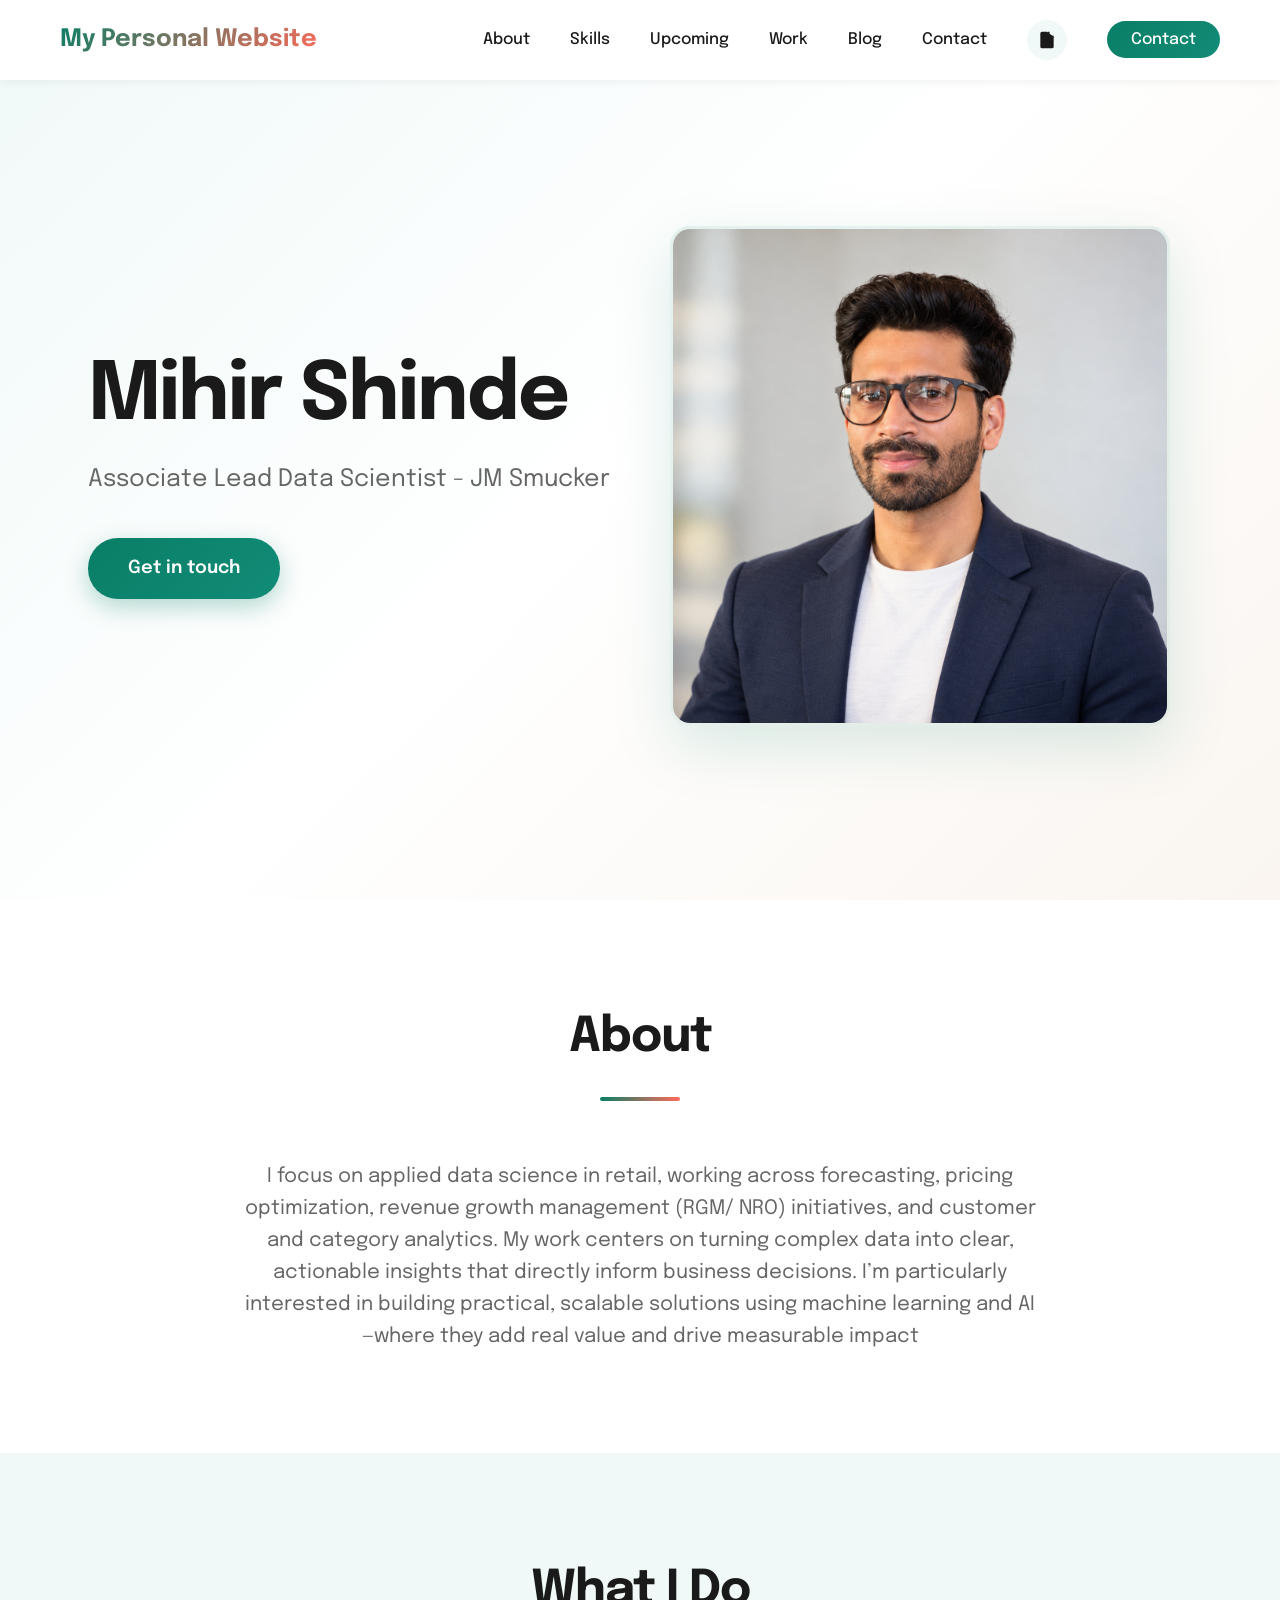
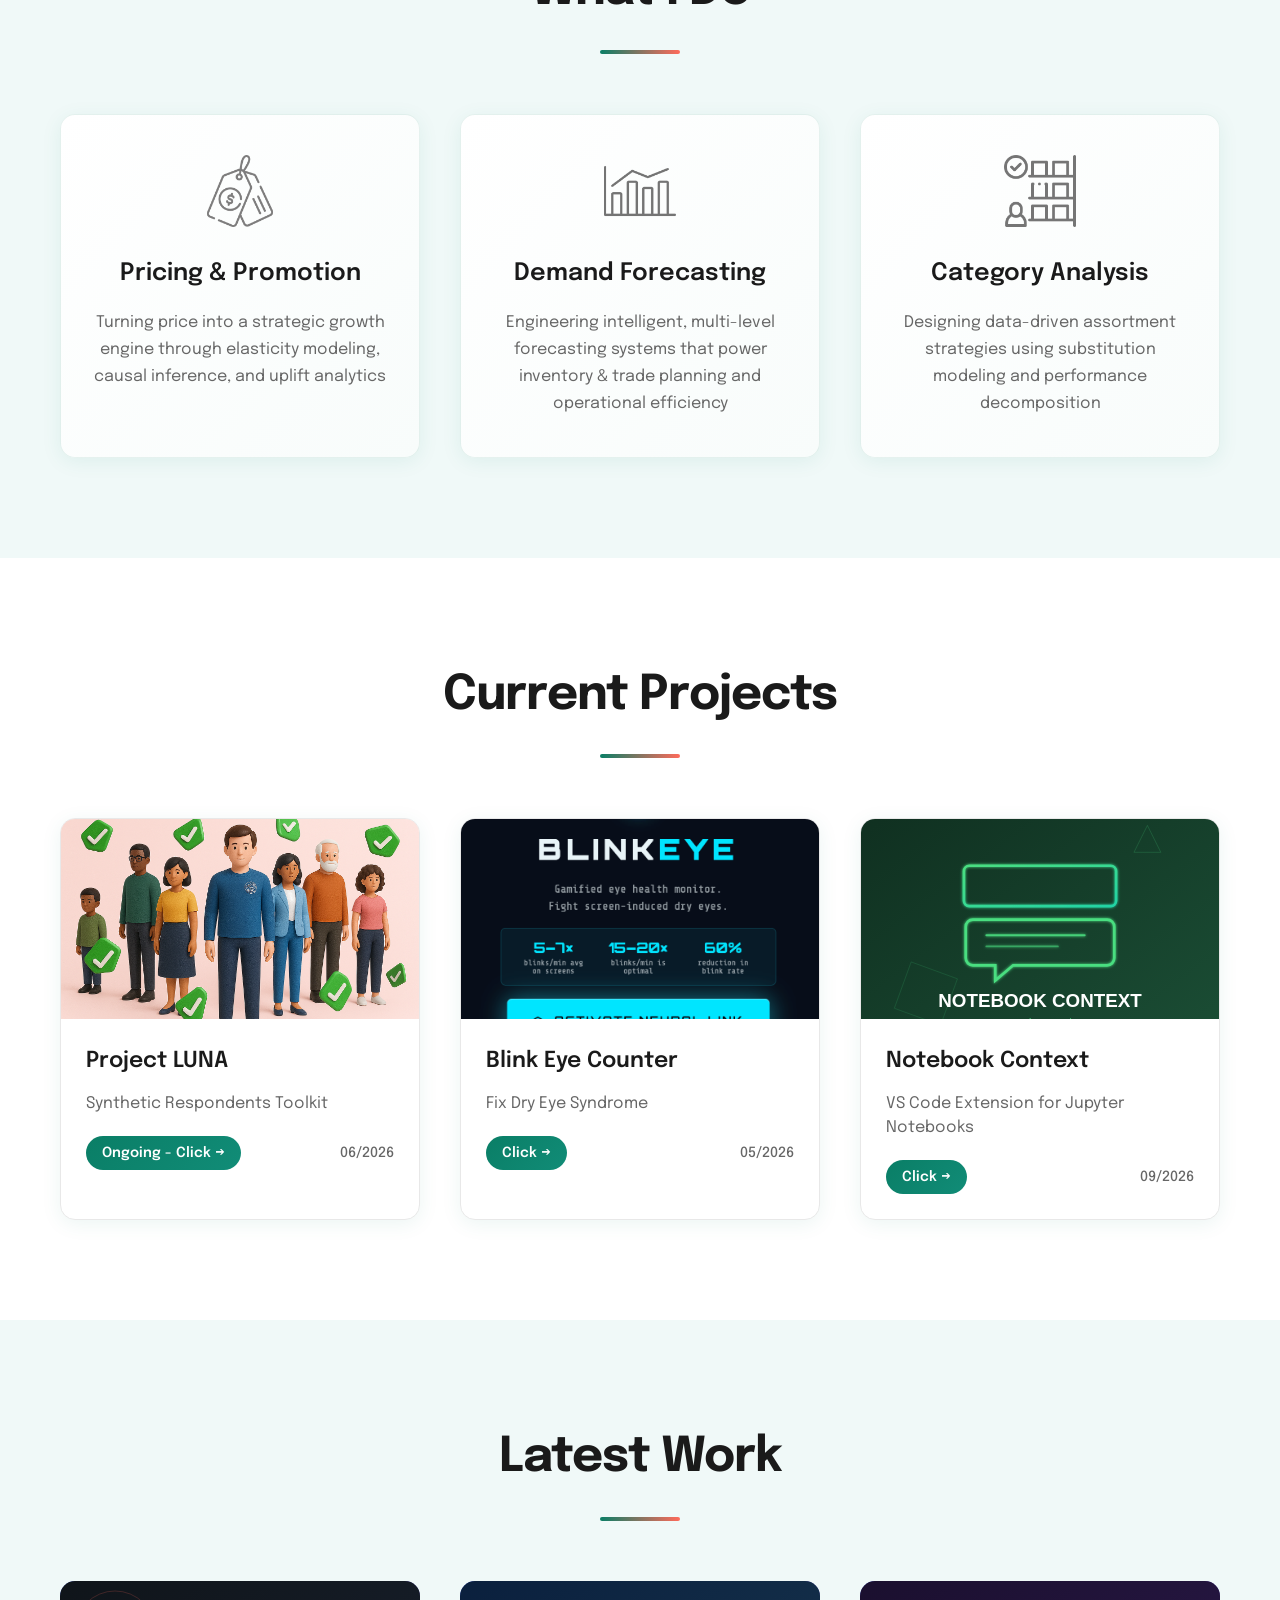
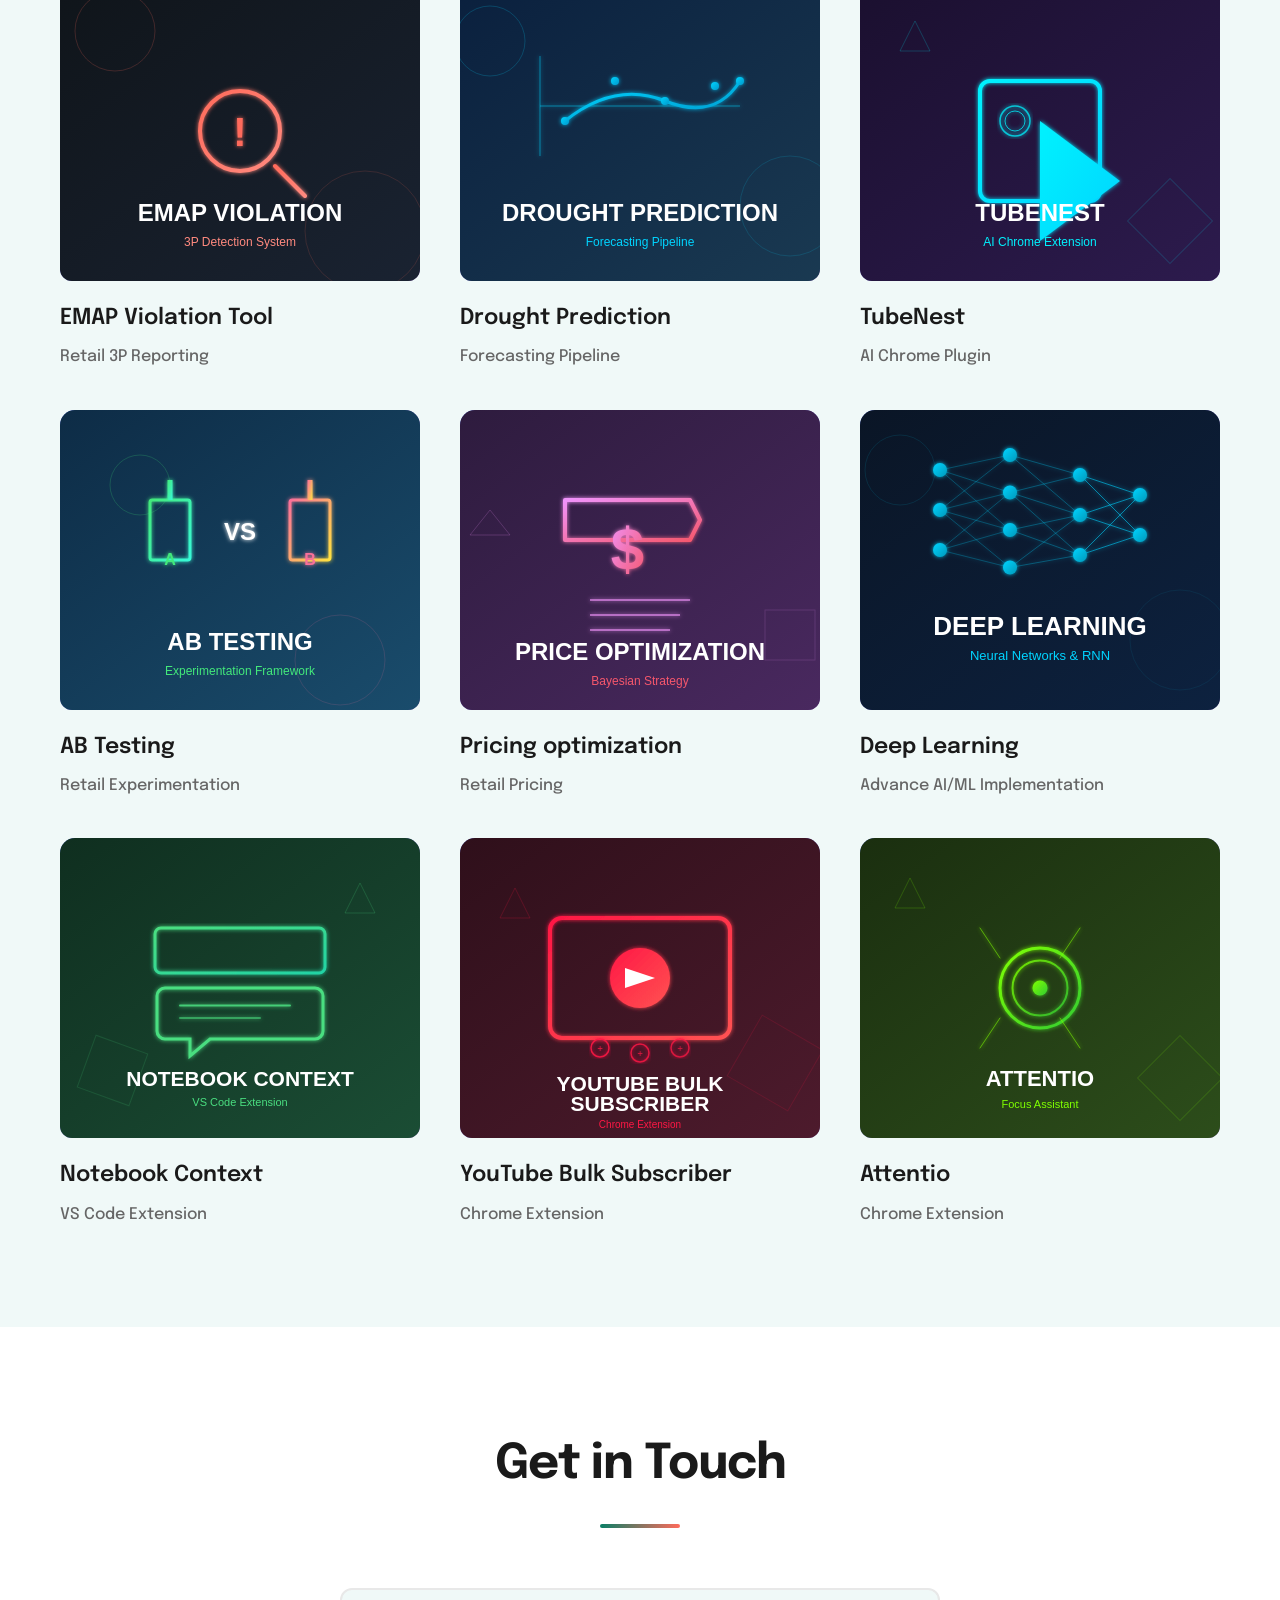
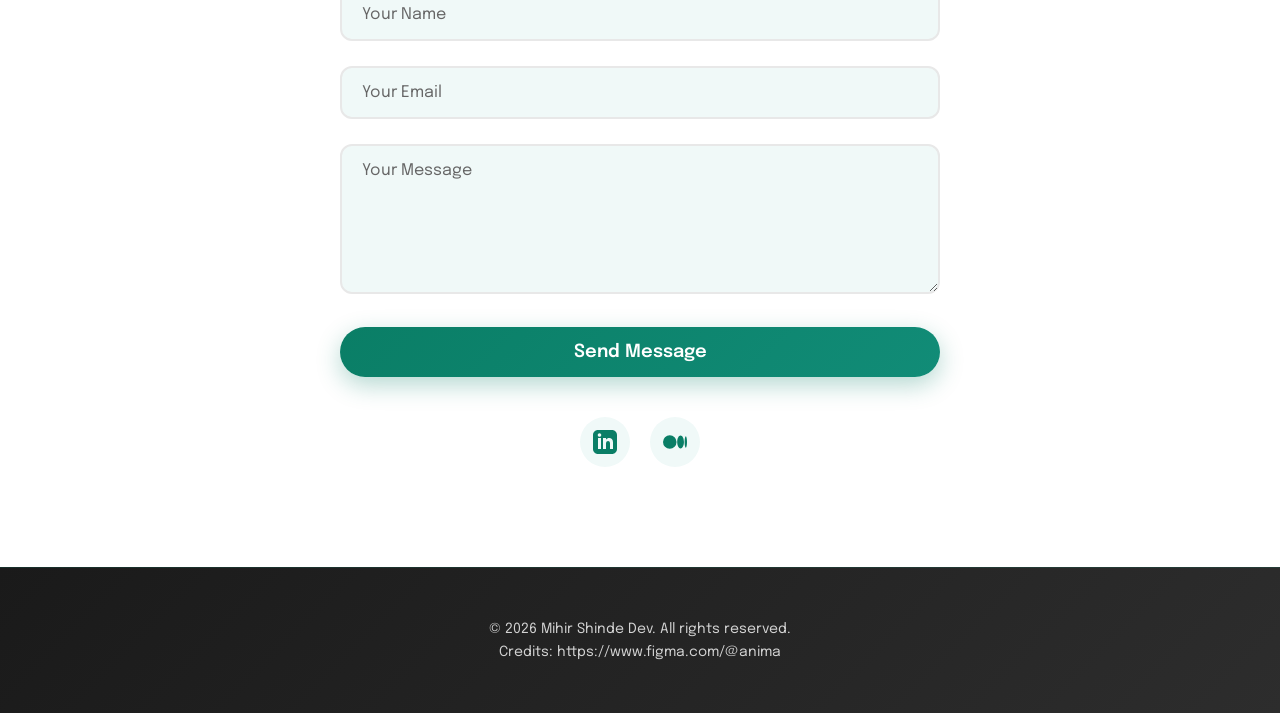
<file: index.html>
<!DOCTYPE html>
<html lang="en">
<head>
    <meta charset="UTF-8">
    <meta name="viewport" content="width=device-width, initial-scale=1.0">
    <title>Mihir Shinde - Data Scientist Portfolio</title>
    <link rel="stylesheet" href="styles.css">
    <link rel="preconnect" href="https://fonts.googleapis.com">
    <link rel="preconnect" href="https://fonts.gstatic.com" crossorigin>
    <link href="https://fonts.googleapis.com/css2?family=Epilogue:wght@400;500;600;700&display=swap" rel="stylesheet">
</head>
<body>
    <!-- Navigation -->
    <nav class="navbar">
        <div class="nav-container">
            <div class="logo">My Personal Website</div>
            <div class="hamburger" id="hamburger">
                <span></span>
                <span></span>
                <span></span>
            </div>
            <ul class="nav-menu" id="navMenu">
                <li><a href="#about">About</a></li>
                <li><a href="#skills">Skills</a></li>
                <li><a href="#upcoming">Upcoming</a></li>
                <li><a href="#work">Work</a></li>
                <li><a href="blog.html">Blog</a></li>
                <li><a href="#contact">Contact</a></li>
                <li>
                    <a href="https://docs.google.com/document/d/1d2B6Iyw25tS-tdZtHPyi-p7uFzMBzskMpD2WAVQiMsM/edit?usp=sharing" target="_blank" rel="noopener noreferrer" class="icon-btn" title="Resume">
                        <svg width="20" height="20" viewBox="0 0 24 24" fill="currentColor">
                            <path d="M14 2H6a2 2 0 0 0-2 2v16a2 2 0 0 0 2 2h12a2 2 0 0 0 2-2V8l-8-6z"/>
                            <polyline points="14 2 14 8 20 8" style="fill: none; stroke: currentColor; stroke-width: 2"/>
                            <line x1="12" y1="11" x2="12" y2="17" style="stroke: currentColor; stroke-width: 2"/>
                            <line x1="9" y1="14" x2="15" y2="14" style="stroke: currentColor; stroke-width: 2"/>
                        </svg>
                    </a>
                </li>
                <li><a href="mailto:mshinde1410@gmail.com?subject=Let's%20collaborate" class="resume-btn">Contact</a></li>
            </ul>
        </div>
    </nav>

    <!-- Hero Section -->
    <section class="hero" id="hero">
        <div class="hero-container">
            <div class="hero-content">
                <h1 class="hero-title">Mihir Shinde</h1>
                <p class="hero-subtitle">Associate Lead Data Scientist - JM Smucker</p>
                <a href="#contact" class="cta-button">Get in touch</a>
            </div>
            <div class="hero-image">
                <img src="profile_pic.png" alt="Mihir Shinde" class="hero-profile-pic">
            </div>
        </div>
    </section>

    <!-- About Section -->
    <section class="about" id="about">
        <div class="container">
            <h2 class="section-title">About</h2>
            <div class="about-content">
                <p class="about-text">
                    I focus on applied data science in retail, working across forecasting, pricing optimization, revenue growth management (RGM/ NRO) initiatives, and customer and category analytics. My work centers on turning complex data into clear, actionable insights that directly inform business decisions. I’m particularly interested in building practical, scalable solutions using machine learning and AI—where they add real value and drive measurable impact
                </p>
            </div>
        </div>
    </section>

    <!-- Skills Section -->
    <section class="skills" id="skills">
        <div class="container">
            <h2 class="section-title">What I Do</h2>
            <div class="skills-grid">
                <div class="skill-card">
                    <div class="skill-icon">
                        <img src="price.png" alt="Pricing & Promotion" class="skill-icon-img">
                    </div>
                    <h3 class="skill-title">Pricing & Promotion</h3>
                    <p class="skill-description">Turning price into a strategic growth engine through elasticity modeling, causal inference, and uplift analytics</p>
                </div>
                <div class="skill-card">
                    <div class="skill-icon">
                        <img src="forecasting.png" alt="Demand Forecasting" class="skill-icon-img">
                    </div>
                    <h3 class="skill-title">Demand Forecasting</h3>
                    <p class="skill-description">Engineering intelligent, multi-level forecasting systems that power inventory & trade planning and operational efficiency</p>
                </div>
                <div class="skill-card">
                    <div class="skill-icon">
                        <img src="assortment.png" alt="Category Analysis" class="skill-icon-img">
                    </div>
                    <h3 class="skill-title">Category Analysis</h3>
                    <p class="skill-description">Designing data-driven assortment strategies using substitution modeling and performance decomposition</p>
                </div>
            </div>
        </div>
    </section>

    <!-- Upcoming Projects Section -->
    <section class="upcoming" id="upcoming">
        <div class="container">
            <h2 class="section-title">Current Projects</h2>
            <div class="upcoming-grid">
                <div class="upcoming-card">
                    <div class="upcoming-image">
                        <img src="assets/synthetic respondents.png" alt="Project LUNA" class="upcoming-project-image"/>
                    </div>
                    <div class="upcoming-content">
                        <h3 class="upcoming-title">Project LUNA</h3>
                        <p class="upcoming-description">Synthetic Respondents Toolkit</p>
                        <div class="upcoming-status">
                            <a href="https://github.com/mihir1493/luna" class="status-badge" target="_blank" rel="noopener noreferrer">Ongoing - Click →</a>
                            <span class="deadline">06/2026</span>
                        </div>
                    </div>
                </div>
                <div class="upcoming-card">
                    <div class="upcoming-image">
                        <img src="assets/blinkeye.png" alt="Blink Eye Counter" class="upcoming-project-image"/>
                    </div>
                    <div class="upcoming-content">
                        <h3 class="upcoming-title">Blink Eye Counter</h3>
                        <p class="upcoming-description">Fix Dry Eye Syndrome</p>
                        <div class="upcoming-status">
                            <a href="https://blinkeyecounter.vercel.app/" class="status-badge" target="_blank" rel="noopener noreferrer">Click →</a>
                            <span class="deadline">05/2026</span>
                        </div>
                    </div>
                </div>
                <div class="upcoming-card">
                    <div class="upcoming-image">
                        <img src="assets/notebook-context.svg" alt="Notebook Context" class="upcoming-project-image"/>
                    </div>
                    <div class="upcoming-content">
                        <h3 class="upcoming-title">Notebook Context</h3>
                        <p class="upcoming-description">VS Code Extension for Jupyter Notebooks</p>
                        <div class="upcoming-status">
                            <a href="https://marketplace.visualstudio.com/items?itemName=donty14.notebook-context" class="status-badge" target="_blank" rel="noopener noreferrer">Click →</a>
                            <span class="deadline">09/2026</span>
                        </div>
                    </div>
                </div>
            </div>
        </div>
    </section>

    <!-- Latest Work Section -->
    <section class="work" id="work">
        <div class="container">
            <h2 class="section-title">Latest Work</h2>
            <div class="work-grid">
                <div class="work-card" data-project="1">
                    <div class="work-image">
                        <img src="assets/emap-violation.svg" alt="EMAP Violation Tool" class="project-image"/>
                        <div class="work-overlay">
                            <span class="overlay-text">View Details</span>
                        </div>
                    </div>
                    <h3 class="work-title">EMAP Violation Tool</h3>
                    <p class="work-category">Retail 3P Reporting</p>
                </div>
                <div class="work-card" data-project="2">
                    <div class="work-image">
                        <img src="assets/drought-prediction.svg" alt="Drought Prediction" class="project-image"/>
                        <div class="work-overlay">
                            <span class="overlay-text">View Details</span>
                        </div>
                    </div>
                    <h3 class="work-title">Drought Prediction</h3>
                    <p class="work-category">Forecasting Pipeline</p>
                </div>
                <div class="work-card" data-project="3">
                    <div class="work-image">
                        <img src="assets/tubenest.svg" alt="TubeNest" class="project-image"/>
                        <div class="work-overlay">
                            <span class="overlay-text">View Details</span>
                        </div>
                    </div>
                    <h3 class="work-title">TubeNest</h3>
                    <p class="work-category">AI Chrome Plugin</p>
                </div>
                <div class="work-card" data-project="4">
                    <div class="work-image">
                        <img src="assets/ab-testing.svg" alt="AB Testing" class="project-image"/>
                        <div class="work-overlay">
                            <span class="overlay-text">View Details</span>
                        </div>
                    </div>
                    <h3 class="work-title">AB Testing</h3>
                    <p class="work-category">Retail Experimentation</p>
                </div>
                <div class="work-card" data-project="5">
                    <div class="work-image">
                        <img src="assets/pricing-optimization.svg" alt="Pricing Optimization" class="project-image"/>
                        <div class="work-overlay">
                            <span class="overlay-text">View Details</span>
                        </div>
                    </div>
                    <h3 class="work-title">Pricing optimization</h3>
                    <p class="work-category">Retail Pricing</p>
                </div>
                <div class="work-card" data-project="6">
                    <div class="work-image">
                        <img src="assets/deep-learning.svg" alt="Deep Learning" class="project-image"/>
                        <div class="work-overlay">
                            <span class="overlay-text">View Details</span>
                        </div>
                    </div>
                    <h3 class="work-title">Deep Learning</h3>
                    <p class="work-category">Advance AI/ML Implementation</p>
                </div>
                <div class="work-card" data-project="7">
                    <div class="work-image">
                        <img src="assets/notebook-context.svg" alt="Notebook Context" class="project-image"/>
                        <div class="work-overlay">
                            <span class="overlay-text">View Details</span>
                        </div>
                    </div>
                    <h3 class="work-title">Notebook Context</h3>
                    <p class="work-category">VS Code Extension</p>
                </div>
                <div class="work-card" data-project="8">
                    <div class="work-image">
                        <img src="assets/youtube-bulk-subscriber.svg" alt="YouTube Bulk Subscriber" class="project-image"/>
                        <div class="work-overlay">
                            <span class="overlay-text">View Details</span>
                        </div>
                    </div>
                    <h3 class="work-title">YouTube Bulk Subscriber</h3>
                    <p class="work-category">Chrome Extension</p>
                </div>
                <div class="work-card" data-project="9">
                    <div class="work-image">
                        <img src="assets/attentio.svg" alt="Attentio" class="project-image"/>
                        <div class="work-overlay">
                            <span class="overlay-text">View Details</span>
                        </div>
                    </div>
                    <h3 class="work-title">Attentio</h3>
                    <p class="work-category">Chrome Extension</p>
                </div>
            </div>
        </div>
    </section>

    <!-- Contact Section -->
    <section class="contact" id="contact">
        <div class="container">
            <h2 class="section-title">Get in Touch</h2>
            <div class="contact-content">
                <form class="contact-form" id="contactForm">
                    <div class="form-group">
                        <input type="text" id="name" name="name" placeholder="Your Name" required>
                    </div>
                    <div class="form-group">
                        <input type="email" id="email" name="email" placeholder="Your Email" required>
                    </div>
                    <div class="form-group">
                        <textarea id="message" name="message" rows="5" placeholder="Your Message" required></textarea>
                    </div>
                    <button type="submit" class="submit-btn">Send Message</button>
                </form>
                <div class="social-links">
                    <a href="https://www.linkedin.com/in/mihir-shinde/" target="_blank" rel="noopener noreferrer" class="social-link" aria-label="LinkedIn">
                        <svg width="24" height="24" viewBox="0 0 24 24" fill="currentColor">
                            <path d="M19 0h-14c-2.761 0-5 2.239-5 5v14c0 2.761 2.239 5 5 5h14c2.762 0 5-2.239 5-5v-14c0-2.761-2.238-5-5-5zm-11 19h-3v-11h3v11zm-1.5-12.268c-.966 0-1.75-.79-1.75-1.764s.784-1.764 1.75-1.764 1.75.79 1.75 1.764-.783 1.764-1.75 1.764zm13.5 12.268h-3v-5.604c0-3.368-4-3.113-4 0v5.604h-3v-11h3v1.765c1.396-2.586 7-2.777 7 2.476v6.759z"/>
                        </svg>
                    </a>
                    <a href="https://medium.com/@mshinde1" target="_blank" rel="noopener noreferrer" class="social-link" aria-label="Medium">
                        <svg width="24" height="24" viewBox="0 0 24 24" fill="currentColor">
                            <path d="M13.54 12a6.8 6.8 0 01-6.77 6.82A6.8 6.8 0 010 12a6.8 6.8 0 016.77-6.82A6.8 6.8 0 0113.54 12zM20.96 12c0 3.54-1.51 6.42-3.38 6.42-1.87 0-3.39-2.88-3.39-6.42s1.52-6.42 3.39-6.42 3.38 2.88 3.38 6.42M24 12c0 3.17-.53 5.75-1.19 5.75-.66 0-1.19-2.58-1.19-5.75s.53-5.75 1.19-5.75C23.47 6.25 24 8.83 24 12z"/>
                        </svg>
                    </a>
                </div>
            </div>
        </div>
    </section>

    <!-- Footer -->
    <footer class="footer">
        <div class="container">
            <p>&copy; 2026 Mihir Shinde Dev. All rights reserved. </p>
                <p>Credits: https://www.figma.com/@anima </p>
        </div>
    </footer>

    <!-- Project Modal -->
    <div class="modal" id="projectModal">
        <div class="modal-overlay"></div>
        <div class="modal-content">
            <button class="modal-close" aria-label="Close modal">&times;</button>
            <div class="modal-body">
                <div class="modal-image">
                    <div class="image-placeholder" id="modalImage">Project Image</div>
                </div>
                <div class="modal-details">
                    <h2 class="modal-title" id="modalTitle">[Project Title]</h2>
                    <p class="modal-category" id="modalCategory">[Category]</p>
                    <p class="modal-description" id="modalDescription">
                        [Add detailed description of the project here. Explain the goals, challenges, solutions, and outcomes.]
                    </p>
                    <div class="modal-tags" id="modalTags">
                        <span class="tag">[Tech 1]</span>
                        <span class="tag">[Tech 2]</span>
                        <span class="tag">[Tech 3]</span>
                    </div>
                    <a href="#" class="modal-link" id="modalLink" target="_blank" rel="noopener noreferrer">
                        View Live Project →
                    </a>
                </div>
            </div>
        </div>
    </div>

    <script src="script.js"></script>
</body>
</html>
</file>
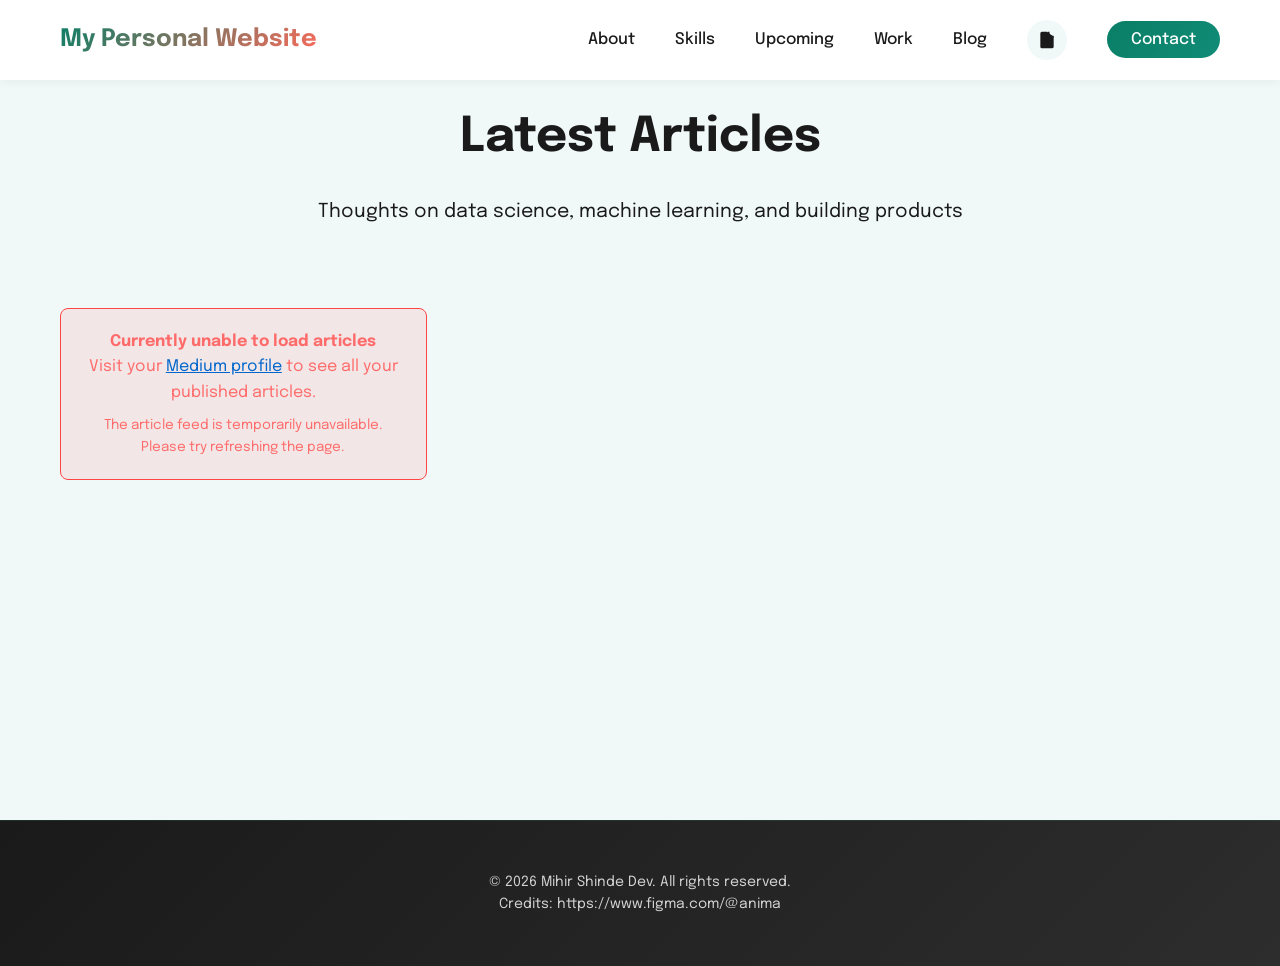
<file: blog.html>
<!DOCTYPE html>
<html lang="en">
<head>
    <meta charset="UTF-8">
    <meta name="viewport" content="width=device-width, initial-scale=1.0">
    <title>Blog - Mihir Shinde</title>
    <link rel="stylesheet" href="styles.css">
    <link rel="preconnect" href="https://fonts.googleapis.com">
    <link rel="preconnect" href="https://fonts.gstatic.com" crossorigin>
    <link href="https://fonts.googleapis.com/css2?family=Epilogue:wght@400;500;600;700&display=swap" rel="stylesheet">
    <style>
        .blog-section {
            padding: 100px 0;
            background-color: var(--color-secondary);
            min-height: calc(100vh - 80px);
        }

        .blog-header {
            margin-bottom: 60px;
            text-align: center;
        }

        .blog-header h1 {
            font-size: 3rem;
            font-weight: 700;
            color: var(--color-text);
            margin-bottom: 20px;
        }

        .blog-header p {
            font-size: 1.2rem;
            color: var(--color-text-secondary);
        }

        .articles-grid {
            display: grid;
            grid-template-columns: repeat(auto-fill, minmax(300px, 1fr));
            gap: 30px;
            margin-bottom: 60px;
        }

        .article-card {
            background: linear-gradient(135deg, #ffffff 0%, #f8f9fa 100%);
            border-radius: 12px;
            overflow: hidden;
            transition: all 0.3s ease;
            border: 1px solid rgba(0, 0, 0, 0.08);
            display: flex;
            flex-direction: column;
            cursor: pointer;
            text-decoration: none;
            color: inherit;
            box-shadow: 0 2px 8px rgba(0, 0, 0, 0.05);
        }

        .article-card:hover {
            transform: translateY(-8px);
            box-shadow: 0 12px 24px rgba(0, 0, 0, 0.12);
            border-color: rgba(0, 0, 0, 0.12);
        }

        .article-image {
            width: 100%;
            height: 200px;
            background: linear-gradient(135deg, #00f2fe 0%, #4facfe 100%);
            display: flex;
            align-items: center;
            justify-content: center;
            font-size: 2rem;
            color: white;
            overflow: hidden;
            position: relative;
        }

        .article-image::before {
            content: '';
            position: absolute;
            inset: 0;
            background: linear-gradient(135deg, #00f2fe 0%, #4facfe 100%);
            opacity: 0.9;
            z-index: 1;
        }

        .article-image img {
            width: 100%;
            height: 100%;
            object-fit: cover;
            position: relative;
            z-index: 2;
        }

        /* Liquid color variations for each article */
        .article-card:nth-child(1) .article-image,
        .article-card:nth-child(1) .article-image::before {
            background: linear-gradient(135deg, #00f2fe 0%, #4facfe 100%);
        }

        .article-card:nth-child(2) .article-image,
        .article-card:nth-child(2) .article-image::before {
            background: linear-gradient(135deg, #43e97b 0%, #38f9d7 100%);
        }

        .article-card:nth-child(3) .article-image,
        .article-card:nth-child(3) .article-image::before {
            background: linear-gradient(135deg, #fa709a 0%, #fee140 100%);
        }

        .article-card:nth-child(4) .article-image,
        .article-card:nth-child(4) .article-image::before {
            background: linear-gradient(135deg, #30cfd0 0%, #330867 100%);
        }

        .article-card:nth-child(5) .article-image,
        .article-card:nth-child(5) .article-image::before {
            background: linear-gradient(135deg, #a8edea 0%, #fed6e3 100%);
        }

        .article-card:nth-child(6) .article-image,
        .article-card:nth-child(6) .article-image::before {
            background: linear-gradient(135deg, #ff9a56 0%, #ff6a88 100%);
        }

        .article-card:nth-child(n+7) .article-image,
        .article-card:nth-child(n+7) .article-image::before {
            background: linear-gradient(135deg, #00f2fe 0%, #4facfe 100%);
        }

        .article-content {
            padding: 25px;
            flex-grow: 1;
            display: flex;
            flex-direction: column;
        }

        .article-date {
            font-size: 0.85rem;
            color: #999;
            margin-bottom: 10px;
        }

        .article-title {
            font-size: 1.3rem;
            font-weight: 600;
            color: #1a1a1a;
            margin-bottom: 12px;
            line-height: 1.4;
            flex-grow: 1;
        }

        .article-description {
            font-size: 0.95rem;
            color: #555;
            margin-bottom: 15px;
            line-height: 1.5;
            display: -webkit-box;
            -webkit-line-clamp: 2;
            -webkit-box-orient: vertical;
            overflow: hidden;
        }

        .read-more {
            display: inline-flex;
            align-items: center;
            color: #0066cc;
            font-weight: 500;
            text-decoration: none;
            transition: all 0.3s ease;
        }

        .read-more:hover {
            color: #0052a3;
            transform: translateX(5px);
        }


        .read-more::after {
            content: '→';
            margin-left: 8px;
        }

        .loading {
            text-align: center;
            padding: 40px;
            font-size: 1.1rem;
            color: var(--color-text-secondary);
        }

        .error {
            background-color: rgba(255, 68, 68, 0.1);
            border: 1px solid #ff4444;
            border-radius: 8px;
            padding: 20px;
            color: #ff6b6b;
            text-align: center;
            margin: 20px 0;
        }

        @media (max-width: 768px) {
            .blog-header h1 {
                font-size: 2rem;
            }

            .articles-grid {
                grid-template-columns: 1fr;
            }

            .blog-section {
                padding: 50px 0;
            }
        }
    </style>
</head>
<body>
    <!-- Navigation -->
    <nav class="navbar">
        <div class="nav-container">
            <div class="logo"><a href="index.html" style="text-decoration: none; color: inherit;">My Personal Website</a></div>
            <div class="hamburger" id="hamburger">
                <span></span>
                <span></span>
                <span></span>
            </div>
            <ul class="nav-menu" id="navMenu">
                <li><a href="index.html#about">About</a></li>
                <li><a href="index.html#skills">Skills</a></li>
                <li><a href="index.html#upcoming">Upcoming</a></li>
                <li><a href="index.html#work">Work</a></li>
                <li><a href="blog.html">Blog</a></li>
                <li>
                    <a href="https://docs.google.com/document/d/1d2B6Iyw25tS-tdZtHPyi-p7uFzMBzskMpD2WAVQiMsM/edit?usp=sharing" target="_blank" rel="noopener noreferrer" class="icon-btn" title="Resume">
                        <svg width="20" height="20" viewBox="0 0 24 24" fill="currentColor">
                            <path d="M14 2H6a2 2 0 0 0-2 2v16a2 2 0 0 0 2 2h12a2 2 0 0 0 2-2V8l-8-6z"/>
                            <polyline points="14 2 14 8 20 8" style="fill: none; stroke: currentColor; stroke-width: 2"/>
                            <line x1="12" y1="11" x2="12" y2="17" style="stroke: currentColor; stroke-width: 2"/>
                            <line x1="9" y1="14" x2="15" y2="14" style="stroke: currentColor; stroke-width: 2"/>
                        </svg>
                    </a>
                </li>
                <li><a href="mailto:mshinde1410@gmail.com?subject=Let's%20collaborate" class="resume-btn">Contact</a></li>
            </ul>
        </div>
    </nav>

    <!-- Blog Section -->
    <section class="blog-section">
        <div class="container">
            <div class="blog-header">
                <h1>Latest Articles</h1>
                <p>Thoughts on data science, machine learning, and building products</p>
            </div>

            <div id="articles-container" class="articles-grid">
                <div class="loading">Loading articles from Medium...</div>
            </div>
        </div>
    </section>

    <!-- Footer -->
    <footer class="footer">
        <div class="container">
            <p>&copy; 2026 Mihir Shinde Dev. All rights reserved.</p>
            <p>Credits: https://www.figma.com/@anima</p>
        </div>
    </footer>

    <script src="blog.js"></script>
</body>
</html>
</file>
<file: styles.css>
/* Reset and Base Styles */
* {
    margin: 0;
    padding: 0;
    box-sizing: border-box;
}

html {
    scroll-behavior: smooth;
}

:root {
    --color-primary: #0a7e66;
    --color-primary-light: #118c77;
    --color-primary-dark: #055f50;
    --color-accent: #ff6b5b;
    --color-secondary: #f0f9f8;
    --color-text: #1a1a1a;
    --color-text-light: #666666;
    --color-bg: #ffffff;
    --color-border: #e8e8e8;
}

body {
    font-family: 'Epilogue', -apple-system, BlinkMacSystemFont, 'Segoe UI', sans-serif;
    font-size: 16px;
    line-height: 1.6;
    color: var(--color-text);
    background-color: var(--color-bg);
    overflow-x: hidden;
}

.container {
    max-width: 1200px;
    margin: 0 auto;
    padding: 0 20px;
}

/* Navigation */
.navbar {
    position: fixed;
    top: 0;
    left: 0;
    right: 0;
    height: 80px;
    background: var(--color-bg);
    backdrop-filter: blur(10px);
    background-color: rgba(255, 255, 255, 0.95);
    box-shadow: 0 2px 20px rgba(0, 0, 0, 0.06);
    z-index: 1000;
    transition: all 0.3s ease;
}

.nav-container {
    max-width: 1200px;
    margin: 0 auto;
    padding: 0 20px;
    height: 100%;
    display: flex;
    justify-content: space-between;
    align-items: center;
}

.logo {
    font-size: 24px;
    font-weight: 700;
    color: var(--color-text);
    cursor: pointer;
    background: linear-gradient(135deg, var(--color-primary), var(--color-accent));
    -webkit-background-clip: text;
    -webkit-text-fill-color: transparent;
    background-clip: text;
}

.nav-menu {
    display: flex;
    list-style: none;
    gap: 40px;
    align-items: center;
}

.nav-menu li a {
    text-decoration: none;
    color: var(--color-text);
    font-weight: 500;
    font-size: 16px;
    transition: color 0.2s ease;
    position: relative;
}

.nav-menu li a:hover {
    color: var(--color-primary);
}

.nav-menu li a::after {
    content: '';
    position: absolute;
    bottom: -5px;
    left: 0;
    width: 0;
    height: 2px;
    background: linear-gradient(90deg, var(--color-primary), var(--color-accent));
    transition: width 0.3s ease;
}

.nav-menu li a:hover::after {
    width: 100%;
}

.icon-btn {
    width: 40px;
    height: 40px;
    display: inline-flex;
    align-items: center;
    justify-content: center;
    border-radius: 50%;
    background-color: var(--color-secondary);
    color: var(--color-primary);
    transition: all 0.3s ease;
    text-decoration: none;
}

.icon-btn:hover {
    background-color: var(--color-primary);
    color: white;
    transform: translateY(-2px);
    box-shadow: 0 4px 12px rgba(10, 126, 102, 0.3);
}

.icon-btn::after {
    display: none;
}

.resume-btn {
    background: linear-gradient(135deg, var(--color-primary), var(--color-primary-light));
    color: #ffffff !important;
    padding: 10px 24px;
    border-radius: 25px;
    transition: all 0.3s ease;
    font-weight: 600;
}

.resume-btn:hover {
    background: linear-gradient(135deg, var(--color-primary-dark), var(--color-primary));
    transform: translateY(-2px);
    box-shadow: 0 6px 16px rgba(10, 126, 102, 0.4);
}

.resume-btn::after {
    display: none;
}

.hamburger {
    display: none;
    flex-direction: column;
    cursor: pointer;
    gap: 5px;
}

.hamburger span {
    width: 25px;
    height: 3px;
    background-color: #2d2d2d;
    transition: all 0.3s ease;
    border-radius: 2px;
}

.hamburger.active span:nth-child(1) {
    transform: rotate(45deg) translate(8px, 8px);
}

.hamburger.active span:nth-child(2) {
    opacity: 0;
}

.hamburger.active span:nth-child(3) {
    transform: rotate(-45deg) translate(7px, -7px);
}

/* Hero Section */
.hero {
    padding: 160px 0 100px;
    background: linear-gradient(135deg, #f0f9f8 0%, #ffffff 50%, #faf5f0 100%);
    min-height: 100vh;
    display: flex;
    align-items: center;
    position: relative;
    overflow: hidden;
}

.hero::before {
    content: '';
    position: absolute;
    top: -50%;
    right: -10%;
    width: 500px;
    height: 500px;
    background: radial-gradient(circle, rgba(10, 126, 102, 0.08) 0%, transparent 70%);
    border-radius: 50%;
    pointer-events: none;
}

.hero-container {
    max-width: 1200px;
    margin: 0 auto;
    padding: 0 20px;
    display: grid;
    grid-template-columns: 1fr 1fr;
    gap: 60px;
    align-items: center;
    position: relative;
    z-index: 1;
}

.hero-content {
    animation: fadeInUp 0.8s ease-out;
}

.hero-title {
    font-size: 80px;
    font-weight: 700;
    line-height: 90px;
    margin-bottom: 20px;
    color: var(--color-text);
    letter-spacing: -2px;
}

.hero-subtitle {
    font-size: 24px;
    font-weight: 400;
    line-height: 36px;
    color: var(--color-text-light);
    margin-bottom: 40px;
}

.cta-button {
    display: inline-block;
    background: linear-gradient(135deg, var(--color-primary), var(--color-primary-light));
    color: #ffffff;
    padding: 16px 40px;
    border-radius: 30px;
    text-decoration: none;
    font-weight: 600;
    font-size: 18px;
    transition: all 0.3s ease;
    box-shadow: 0 8px 24px rgba(10, 126, 102, 0.3);
    position: relative;
    overflow: hidden;
}

.cta-button::before {
    content: '';
    position: absolute;
    top: 0;
    left: -100%;
    width: 100%;
    height: 100%;
    background: rgba(255, 255, 255, 0.2);
    transition: left 0.5s ease;
}

.cta-button:hover::before {
    left: 100%;
}

.cta-button:hover {
    transform: translateY(-3px);
    box-shadow: 0 12px 32px rgba(10, 126, 102, 0.4);
}

.hero-image {
    animation: fadeInRight 0.8s ease-out;
}

.hero-profile-pic {
    width: 100%;
    max-width: 500px;
    height: auto;
    aspect-ratio: 1;
    object-fit: cover;
    border-radius: 20px;
    box-shadow: 0 20px 60px rgba(10, 126, 102, 0.15);
    transition: transform 0.3s ease, box-shadow 0.3s ease;
    border: 3px solid rgba(10, 126, 102, 0.1);
}

.hero-profile-pic:hover {
    transform: scale(1.02) translateY(-5px);
    box-shadow: 0 30px 80px rgba(10, 126, 102, 0.25);
}

.image-placeholder {
    width: 100%;
    aspect-ratio: 1;
    background: linear-gradient(135deg, #ffd285 0%, #f6dce9 100%);
    border-radius: 20px;
    display: flex;
    align-items: center;
    justify-content: center;
    font-size: 20px;
    font-weight: 600;
    color: #2d2d2d;
    transition: transform 0.3s ease;
}

.hero-image .image-placeholder:hover {
    transform: scale(1.02);
}

/* Section Title */
.section-title {
    font-size: 48px;
    font-weight: 700;
    text-align: center;
    margin-bottom: 60px;
    color: var(--color-text);
    position: relative;
    letter-spacing: -1px;
}

.section-title::after {
    content: '';
    display: block;
    width: 80px;
    height: 4px;
    background: linear-gradient(90deg, var(--color-primary), var(--color-accent));
    margin: 20px auto 0;
    border-radius: 2px;
}

/* About Section */
.about {
    padding: 100px 0;
    background-color: var(--color-bg);
}

.about-content {
    max-width: 800px;
    margin: 0 auto;
    text-align: center;
    animation: fadeIn 0.8s ease-out;
}

.about-text {
    font-size: 20px;
    line-height: 32px;
    color: var(--color-text-light);
    font-weight: 400;
}

/* Skills Section */
.skills {
    padding: 100px 0;
    background-color: var(--color-secondary);
    position: relative;
}

.skills-grid {
    display: grid;
    grid-template-columns: repeat(3, 1fr);
    gap: 40px;
}

.skill-card {
    background: linear-gradient(135deg, #ffffff 0%, #f8fcfb 100%);
    padding: 40px 30px;
    border-radius: 15px;
    text-align: center;
    transition: all 0.3s ease;
    box-shadow: 0 4px 20px rgba(10, 126, 102, 0.08);
    animation: fadeInUp 0.6s ease-out;
    animation-fill-mode: both;
    border: 1px solid rgba(10, 126, 102, 0.1);
    position: relative;
    overflow: hidden;
}

.skill-card:nth-child(1) {
    animation-delay: 0.1s;
}

.skill-card:nth-child(2) {
    animation-delay: 0.2s;
}

.skill-card:nth-child(3) {
    animation-delay: 0.3s;
}

.skill-card::before {
    content: '';
    position: absolute;
    top: -50%;
    right: -50%;
    width: 200px;
    height: 200px;
    background: radial-gradient(circle, rgba(10, 126, 102, 0.1) 0%, transparent 70%);
    border-radius: 50%;
    transition: all 0.5s ease;
}

.skill-card:hover::before {
    right: -10%;
    top: -10%;
}

.skill-card:hover {
    transform: translateY(-8px);
    box-shadow: 0 12px 40px rgba(10, 126, 102, 0.15);
    border-color: rgba(10, 126, 102, 0.2);
}

.skill-icon {
    margin-bottom: 20px;
    position: relative;
    z-index: 1;
}

.skill-icon-img {
    width: 72px;
    height: 72px;
    object-fit: contain;
    opacity: 0.9;
    transition: opacity 0.3s ease;
}

.skill-card:hover .skill-icon-img {
    opacity: 1;
}

.skill-title {
    font-size: 24px;
    font-weight: 600;
    margin-bottom: 15px;
    color: var(--color-text);
    position: relative;
    z-index: 1;
}

.skill-description {
    font-size: 16px;
    line-height: 27px;
    color: var(--color-text-light);
    position: relative;
    z-index: 1;
}

/* Upcoming Projects Section */
.upcoming {
    padding: 100px 0;
    background-color: var(--color-bg);
}

.upcoming-grid {
    display: grid;
    grid-template-columns: repeat(3, 1fr);
    gap: 40px;
}

.upcoming-card {
    background-color: white;
    border-radius: 15px;
    overflow: hidden;
    transition: all 0.3s ease;
    box-shadow: 0 4px 20px rgba(10, 126, 102, 0.08);
    animation: fadeInUp 0.6s ease-out;
    animation-fill-mode: both;
    border: 1px solid var(--color-border);
}

.upcoming-card:nth-child(1) {
    animation-delay: 0.1s;
}

.upcoming-card:nth-child(2) {
    animation-delay: 0.2s;
}

.upcoming-card:nth-child(3) {
    animation-delay: 0.3s;
}

.upcoming-card:hover {
    transform: translateY(-8px);
    box-shadow: 0 12px 40px rgba(10, 126, 102, 0.15);
    border-color: var(--color-primary);
}

.upcoming-image {
    position: relative;
    overflow: hidden;
    height: 200px;
}

.upcoming-project-image {
    width: 100%;
    height: 200px;
    object-fit: cover;
    display: block;
    transition: transform 0.3s ease;
}

.upcoming-card:hover .upcoming-project-image {
    transform: scale(1.05);
}

.upcoming-image .image-placeholder {
    width: 100%;
    height: 200px;
    display: flex;
    align-items: center;
    justify-content: center;
    font-size: 16px;
    color: white;
    font-weight: 600;
    background: linear-gradient(135deg, var(--color-primary), var(--color-primary-light));
    position: relative;
    overflow: hidden;
    z-index: 1;
}

.upcoming-image .image-placeholder::before {
    content: '';
    position: absolute;
    width: 400px;
    height: 400px;
    background: radial-gradient(circle, rgba(255, 255, 255, 0.1) 0%, transparent 70%);
    top: -50%;
    right: -50%;
    border-radius: 50%;
    z-index: 0;
}

.upcoming-image .image-placeholder::after {
    content: '';
    position: absolute;
    width: 300px;
    height: 300px;
    background: radial-gradient(circle, rgba(255, 255, 255, 0.05) 0%, transparent 70%);
    bottom: -30%;
    left: -10%;
    border-radius: 50%;
    z-index: 0;
}

.upcoming-content {
    padding: 25px;
}

.upcoming-title {
    font-size: 22px;
    font-weight: 600;
    margin-bottom: 12px;
    color: var(--color-text);
}

.upcoming-description {
    font-size: 16px;
    line-height: 24px;
    color: var(--color-text-light);
    margin-bottom: 20px;
}

.upcoming-status {
    display: flex;
    justify-content: space-between;
    align-items: center;
    gap: 10px;
}

.status-badge {
    background: linear-gradient(135deg, var(--color-primary), var(--color-primary-light));
    color: #ffffff;
    padding: 6px 16px;
    border-radius: 20px;
    font-size: 14px;
    font-weight: 600;
}

a.status-badge {
    text-decoration: none;
    transition: all 0.3s ease;
    display: inline-block;
}

a.status-badge:hover {
    background: linear-gradient(135deg, var(--color-primary-dark), var(--color-primary));
    transform: translateY(-2px);
    box-shadow: 0 6px 16px rgba(10, 126, 102, 0.3);
}

.deadline {
    font-size: 14px;
    color: var(--color-text-light);
    font-weight: 500;
}

/* Latest Work Section */
.work {
    padding: 100px 0;
    background-color: var(--color-secondary);
}

.work-grid {
    display: grid;
    grid-template-columns: repeat(3, 1fr);
    gap: 40px;
}

.work-card {
    text-decoration: none;
    color: inherit;
    display: block;
    transition: all 0.3s ease;
    animation: fadeInUp 0.6s ease-out;
    animation-fill-mode: both;
    cursor: pointer;
    border-radius: 15px;
    overflow: hidden;
}

.work-card:nth-child(1) {
    animation-delay: 0.1s;
}

.work-card:nth-child(2) {
    animation-delay: 0.2s;
}

.work-card:nth-child(3) {
    animation-delay: 0.3s;
}

.work-card:nth-child(4) {
    animation-delay: 0.4s;
}

.work-card:nth-child(5) {
    animation-delay: 0.5s;
}

.work-card:nth-child(6) {
    animation-delay: 0.6s;
}

.work-card:hover {
    transform: translateY(-8px);
}

.work-card:hover .work-image {
    box-shadow: 0 12px 40px rgba(10, 126, 102, 0.2);
}

.work-image {
    position: relative;
    overflow: hidden;
    margin-bottom: 20px;
    border-radius: 12px;
    background: linear-gradient(135deg, #667eea 0%, #764ba2 100%);
    min-height: 300px;
}

.project-image {
    width: 100%;
    height: 300px;
    object-fit: cover;
    display: block;
    transition: transform 0.4s ease;
}

.work-card:hover .project-image {
    transform: scale(1.08);
}

.work-image .image-placeholder {
    width: 100%;
    height: 300px;
    display: flex;
    align-items: center;
    justify-content: center;
    font-size: 18px;
    color: white;
    font-weight: 600;
    transition: transform 0.4s ease;
    background: linear-gradient(135deg, #667eea 0%, #764ba2 100%);
    position: relative;
    overflow: hidden;
    z-index: 1;
}

.work-image .image-placeholder::before {
    content: '';
    position: absolute;
    width: 500px;
    height: 500px;
    background: radial-gradient(circle, rgba(255, 255, 255, 0.1) 0%, transparent 70%);
    top: -50%;
    right: -50%;
    border-radius: 50%;
    animation: float 6s ease-in-out infinite;
    z-index: 0;
}

.work-card:nth-child(2) .work-image .image-placeholder {
    background: linear-gradient(135deg, #f093fb 0%, #f5576c 100%);
}

.work-card:nth-child(3) .work-image .image-placeholder {
    background: linear-gradient(135deg, #4facfe 0%, #00f2fe 100%);
}

.work-card:nth-child(4) .work-image .image-placeholder {
    background: linear-gradient(135deg, #43e97b 0%, #38f9d7 100%);
}

.work-card:nth-child(5) .work-image .image-placeholder {
    background: linear-gradient(135deg, #fa709a 0%, #fee140 100%);
}

.work-card:nth-child(6) .work-image .image-placeholder {
    background: linear-gradient(135deg, #30cfd0 0%, #330867 100%);
}

.work-card:hover .work-image .image-placeholder {
    transform: scale(1.08);
}

.work-overlay {
    position: absolute;
    top: 0;
    left: 0;
    right: 0;
    bottom: 0;
    background: linear-gradient(135deg, rgba(10, 126, 102, 0.95), rgba(255, 107, 91, 0.95));
    display: flex;
    align-items: center;
    justify-content: center;
    opacity: 0;
    transition: opacity 0.3s ease-in-out;
    backdrop-filter: blur(3px);
}

.work-card:hover .work-overlay {
    opacity: 1;
}

.overlay-text {
    color: #ffffff;
    font-size: 18px;
    font-weight: 600;
    letter-spacing: 0.5px;
}

.work-title {
    font-size: 22px;
    font-weight: 600;
    margin-bottom: 8px;
    color: var(--color-text);
}

.work-category {
    font-size: 16px;
    color: var(--color-text-light);
    font-weight: 500;
}

/* Contact Section */
.contact {
    padding: 100px 0;
    background-color: var(--color-bg);
}

.contact-content {
    max-width: 600px;
    margin: 0 auto;
}

.contact-form {
    animation: fadeInUp 0.8s ease-out;
}

.form-group {
    margin-bottom: 25px;
}

.form-group input,
.form-group textarea {
    width: 100%;
    padding: 16px 20px;
    border: 2px solid var(--color-border);
    border-radius: 12px;
    font-family: 'Epilogue', sans-serif;
    font-size: 16px;
    transition: all 0.3s ease;
    background-color: var(--color-secondary);
    color: var(--color-text);
}

.form-group input::placeholder,
.form-group textarea::placeholder {
    color: var(--color-text-light);
}

.form-group input:focus,
.form-group textarea:focus {
    outline: none;
    border-color: var(--color-primary);
    background-color: white;
    box-shadow: 0 4px 12px rgba(10, 126, 102, 0.1);
}

.form-group textarea {
    resize: vertical;
    min-height: 150px;
}

.submit-btn {
    width: 100%;
    background: linear-gradient(135deg, var(--color-primary), var(--color-primary-light));
    color: #ffffff;
    padding: 16px 40px;
    border: none;
    border-radius: 30px;
    font-family: 'Epilogue', sans-serif;
    font-size: 18px;
    font-weight: 600;
    cursor: pointer;
    transition: all 0.3s ease;
    box-shadow: 0 8px 24px rgba(10, 126, 102, 0.3);
}

.submit-btn:hover {
    background: linear-gradient(135deg, var(--color-primary-dark), var(--color-primary));
    transform: translateY(-3px);
    box-shadow: 0 12px 32px rgba(10, 126, 102, 0.4);
}

.social-links {
    margin-top: 40px;
    display: flex;
    justify-content: center;
    gap: 20px;
}

.social-link {
    width: 50px;
    height: 50px;
    background-color: var(--color-secondary);
    border-radius: 50%;
    display: flex;
    align-items: center;
    justify-content: center;
    color: var(--color-primary);
    transition: all 0.3s ease;
    border: 2px solid transparent;
}

.social-link:hover {
    background: linear-gradient(135deg, var(--color-primary), var(--color-primary-light));
    color: #ffffff;
    transform: translateY(-5px);
    box-shadow: 0 8px 20px rgba(10, 126, 102, 0.3);
}

/* Footer */
.footer {
    padding: 50px 0;
    background: linear-gradient(135deg, #1a1a1a 0%, #2d2d2d 100%);
    color: #ffffff;
    text-align: center;
    border-top: 1px solid rgba(10, 126, 102, 0.2);
}

.footer p {
    font-size: 14px;
    opacity: 0.8;
    transition: opacity 0.3s ease;
}

.footer p:hover {
    opacity: 1;
}

/* Project Modal */
.modal {
    position: fixed;
    top: 0;
    left: 0;
    width: 100%;
    height: 100%;
    z-index: 2000;
    display: flex;
    align-items: center;
    justify-content: center;
    opacity: 0;
    pointer-events: none;
    transition: opacity 0.3s ease;
}

.modal.active {
    opacity: 1;
    pointer-events: all;
}

.modal-overlay {
    position: absolute;
    top: 0;
    left: 0;
    width: 100%;
    height: 100%;
    background-color: rgba(0, 0, 0, 0.85);
    backdrop-filter: blur(8px);
}

.modal-content {
    position: relative;
    background-color: var(--color-bg);
    border-radius: 20px;
    max-width: 900px;
    width: 90%;
    max-height: 90vh;
    overflow-y: auto;
    z-index: 2001;
    transform: scale(0.9) translateY(20px);
    transition: transform 0.3s ease;
    box-shadow: 0 25px 80px rgba(10, 126, 102, 0.25);
}

.modal.active .modal-content {
    transform: scale(1) translateY(0);
}

.modal-close {
    position: absolute;
    top: 20px;
    right: 20px;
    width: 40px;
    height: 40px;
    background-color: var(--color-secondary);
    border: none;
    border-radius: 50%;
    font-size: 28px;
    line-height: 1;
    color: var(--color-primary);
    cursor: pointer;
    transition: all 0.3s ease;
    z-index: 2002;
    display: flex;
    align-items: center;
    justify-content: center;
}

.modal-close:hover {
    background: linear-gradient(135deg, var(--color-primary), var(--color-primary-light));
    color: #ffffff;
    transform: rotate(90deg);
    box-shadow: 0 4px 12px rgba(10, 126, 102, 0.3);
}

.modal-body {
    padding: 40px;
}

.modal-image {
    margin-bottom: 30px;
    border-radius: 15px;
    overflow: hidden;
}

.modal-image .image-placeholder {
    width: 100%;
    height: 400px;
    background: linear-gradient(135deg, var(--color-primary), var(--color-primary-light));
    display: flex;
    align-items: center;
    justify-content: center;
    font-size: 20px;
    color: white;
    font-weight: 600;
    position: relative;
    overflow: hidden;
}

.modal-image .image-placeholder::before {
    content: '';
    position: absolute;
    width: 400px;
    height: 400px;
    background: radial-gradient(circle, rgba(255, 255, 255, 0.1) 0%, transparent 70%);
    top: -50%;
    right: -50%;
    border-radius: 50%;
}

.modal-details {
    animation: fadeInUp 0.5s ease-out;
}

.modal-title {
    font-size: 36px;
    font-weight: 700;
    margin-bottom: 10px;
    color: var(--color-text);
    letter-spacing: -1px;
}

.modal-category {
    font-size: 18px;
    color: var(--color-primary);
    font-weight: 600;
    margin-bottom: 20px;
}

.modal-description {
    font-size: 18px;
    line-height: 30px;
    color: var(--color-text-light);
    margin-bottom: 30px;
}

.modal-tags {
    display: flex;
    flex-wrap: wrap;
    gap: 10px;
    margin-bottom: 30px;
}

.tag {
    background-color: var(--color-secondary);
    color: var(--color-primary);
    padding: 8px 16px;
    border-radius: 20px;
    font-size: 14px;
    font-weight: 500;
    border: 1px solid rgba(10, 126, 102, 0.2);
    transition: all 0.3s ease;
}

.tag:hover {
    background-color: var(--color-primary);
    color: white;
    border-color: var(--color-primary);
}

.modal-link {
    display: inline-flex;
    align-items: center;
    gap: 8px;
    background: linear-gradient(135deg, var(--color-primary), var(--color-primary-light));
    color: #ffffff;
    padding: 14px 32px;
    border-radius: 30px;
    text-decoration: none;
    font-weight: 600;
    font-size: 16px;
    transition: all 0.3s ease;
    box-shadow: 0 8px 24px rgba(10, 126, 102, 0.3);
}

.modal-link:hover {
    background: linear-gradient(135deg, var(--color-primary-dark), var(--color-primary));
    transform: translateY(-2px);
    box-shadow: 0 12px 32px rgba(10, 126, 102, 0.4);
}


/* Animations */
@keyframes fadeIn {
    from {
        opacity: 0;
    }
    to {
        opacity: 1;
    }
}

@keyframes fadeInUp {
    from {
        opacity: 0;
        transform: translateY(30px);
    }
    to {
        opacity: 1;
        transform: translateY(0);
    }
}

@keyframes fadeInRight {
    from {
        opacity: 0;
        transform: translateX(30px);
    }
    to {
        opacity: 1;
        transform: translateX(0);
    }
}

@keyframes float {
    0%, 100% {
        transform: translateY(0px);
    }
    50% {
        transform: translateY(-20px);
    }
}

/* Responsive Design */
@media (max-width: 768px) {
    .hamburger {
        display: flex;
    }

    .nav-menu {
        position: fixed;
        top: 80px;
        left: -100%;
        flex-direction: column;
        background-color: var(--color-bg);
        width: 100%;
        padding: 40px 20px;
        box-shadow: 0 10px 20px rgba(0, 0, 0, 0.1);
        transition: left 0.3s ease;
        gap: 20px;
    }

    .nav-menu.active {
        left: 0;
    }

    .hero {
        padding: 120px 0 60px;
    }

    .hero-container {
        grid-template-columns: 1fr;
        gap: 40px;
        text-align: center;
    }

    .hero-title {
        font-size: 48px;
        line-height: 56px;
    }

    .hero-subtitle {
        font-size: 20px;
        line-height: 30px;
    }

    .hero-profile-pic {
        max-width: 100%;
        border-radius: 15px;
    }

    .section-title {
        font-size: 36px;
    }

    .skills-grid,
    .upcoming-grid,
    .work-grid {
        grid-template-columns: 1fr;
        gap: 30px;
    }

    .about,
    .skills,
    .upcoming,
    .work,
    .contact {
        padding: 60px 0;
    }

    .modal-content {
        width: 95%;
        max-height: 95vh;
    }

    .modal-body {
        padding: 30px 20px;
    }

    .modal-close {
        top: 15px;
        right: 15px;
        width: 35px;
        height: 35px;
        font-size: 24px;
    }

    .modal-image .image-placeholder {
        height: 250px;
    }

    .modal-title {
        font-size: 28px;
    }

    .modal-description {
        font-size: 16px;
        line-height: 26px;
    }
}

@media (max-width: 480px) {
    .hero-title {
        font-size: 36px;
        line-height: 42px;
    }

    .section-title {
        font-size: 28px;
    }

    .cta-button {
        padding: 14px 32px;
        font-size: 16px;
    }
}
</file>
